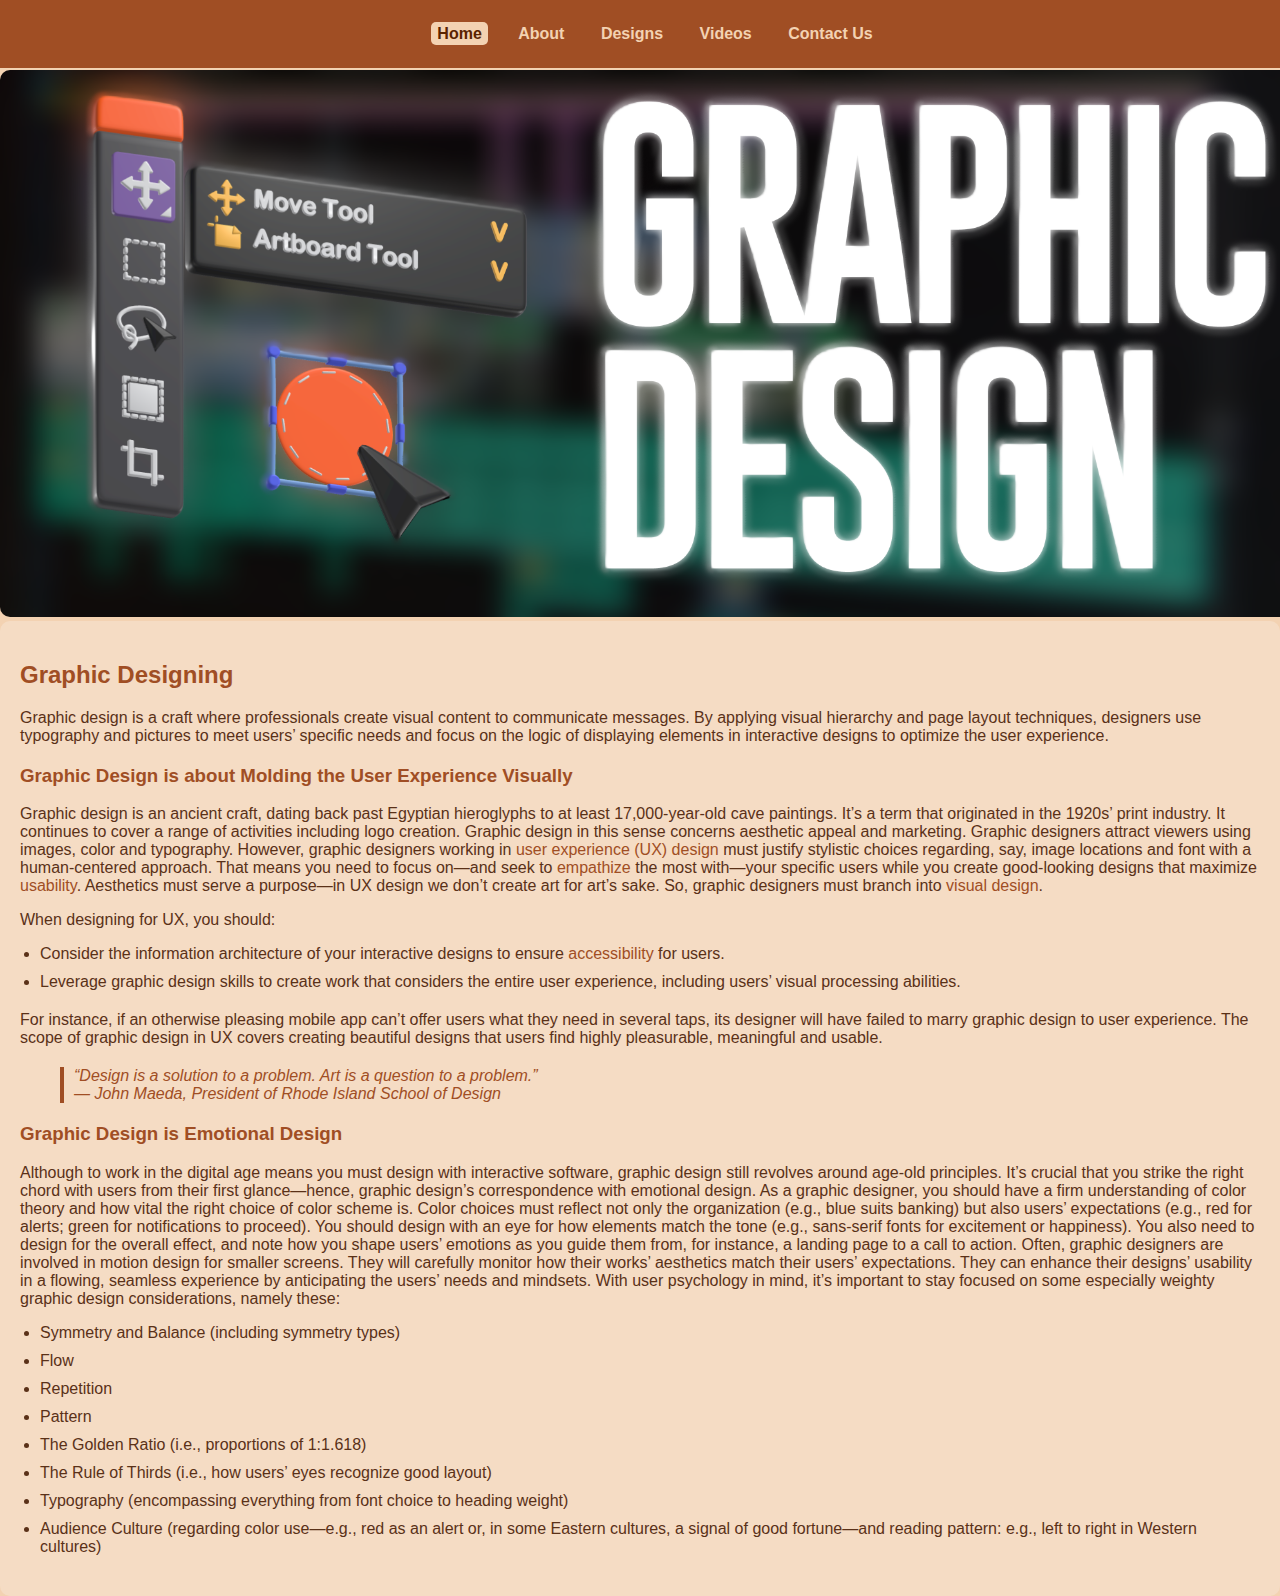
<file: Index.html>
<!DOCTYPE html>
<html lang="en">
<head>
    <meta charset="UTF-8">
    <meta name="viewport" content="width=device-width, initial-scale=1.0">
    <title>Graphic Design</title>
    <link rel="stylesheet" href="style.css">
</head>
<body>
    <header>
        <nav>
            <ul>
                <li><a href="#home" class="active">Home</a></li>
                <li><a href="About.html">About</a></li>
                <li><a href="design.html">Designs</a></li>
                <li><a href="video.html">Videos</a></li>
                <li><a href="contact.html">Contact Us</a></li>
            </ul>
        </nav>
    </header>
    <div id="home"></div>
    <section class="hero">
        <img src="home.png" alt="Logo Design">
    </section>

    <section class="content">
        <h2>Graphic Designing</h2>
        <p>Graphic design is a craft where professionals create visual content to communicate messages. By applying visual hierarchy and page layout techniques, designers use typography and pictures to meet users’ specific needs and focus on the logic of displaying elements in interactive designs to optimize the user experience.</p>

        <h3>Graphic Design is about Molding the User Experience Visually</h3>
        <p>Graphic design is an ancient craft, dating back past Egyptian hieroglyphs to at least 17,000-year-old cave paintings. It’s a term that originated in the 1920s’ print industry. It continues to cover a range of activities including logo creation. Graphic design in this sense concerns aesthetic appeal and marketing. Graphic designers attract viewers using images, color and typography. However, graphic designers working in <a href="#">user experience (UX) design</a> must justify stylistic choices regarding, say, image locations and font with a human-centered approach. That means you need to focus on—and seek to <a href="#">empathize</a> the most with—your specific users while you create good-looking designs that maximize <a href="#">usability</a>. Aesthetics must serve a purpose—in UX design we don’t create art for art’s sake. So, graphic designers must branch into <a href="#">visual design</a>.</p>
        <p>When designing for UX, you should:</p>
        <ul>
            <li>Consider the information architecture of your interactive designs to ensure <a href="#">accessibility</a> for users.</li>
            <li>Leverage graphic design skills to create work that considers the entire user experience, including users’ visual processing abilities.</li>
        </ul>
        <p>For instance, if an otherwise pleasing mobile app can’t offer users what they need in several taps, its designer will have failed to marry graphic design to user experience. The scope of graphic design in UX covers creating beautiful designs that users find highly pleasurable, meaningful and usable.</p>

        <blockquote>
            “Design is a solution to a problem. Art is a question to a problem.”
            <br>— John Maeda, President of Rhode Island School of Design
        </blockquote>

        <h3>Graphic Design is Emotional Design</h3>
        <p>Although to work in the digital age means you must design with interactive software, graphic design still revolves around age-old principles. It’s crucial that you strike the right chord with users from their first glance—hence, graphic design’s correspondence with emotional design. As a graphic designer, you should have a firm understanding of color theory and how vital the right choice of color scheme is. Color choices must reflect not only the organization (e.g., blue suits banking) but also users’ expectations (e.g., red for alerts; green for notifications to proceed). You should design with an eye for how elements match the tone (e.g., sans-serif fonts for excitement or happiness). You also need to design for the overall effect, and note how you shape users’ emotions as you guide them from, for instance, a landing page to a call to action. Often, graphic designers are involved in motion design for smaller screens. They will carefully monitor how their works’ aesthetics match their users’ expectations. They can enhance their designs’ usability in a flowing, seamless experience by anticipating the users’ needs and mindsets. With user psychology in mind, it’s important to stay focused on some especially weighty graphic design considerations, namely these:</p>
            <ul>
                <li>Symmetry and Balance (including symmetry types)</li>
                <li>Flow</li>
                <li>Repetition</li>
                <li>Pattern</li>
                <li>The Golden Ratio (i.e., proportions of 1:1.618)</li>
                <li>The Rule of Thirds (i.e., how users’ eyes recognize good layout)</li>
                <li>Typography (encompassing everything from font choice to heading weight)</li>
                <li>Audience Culture (regarding color use—e.g., red as an alert or, in some Eastern cultures, a signal of good fortune—and reading pattern: e.g., left to right in Western cultures)</li>
            </ul>
    </section>
</body>
</html>
</file>
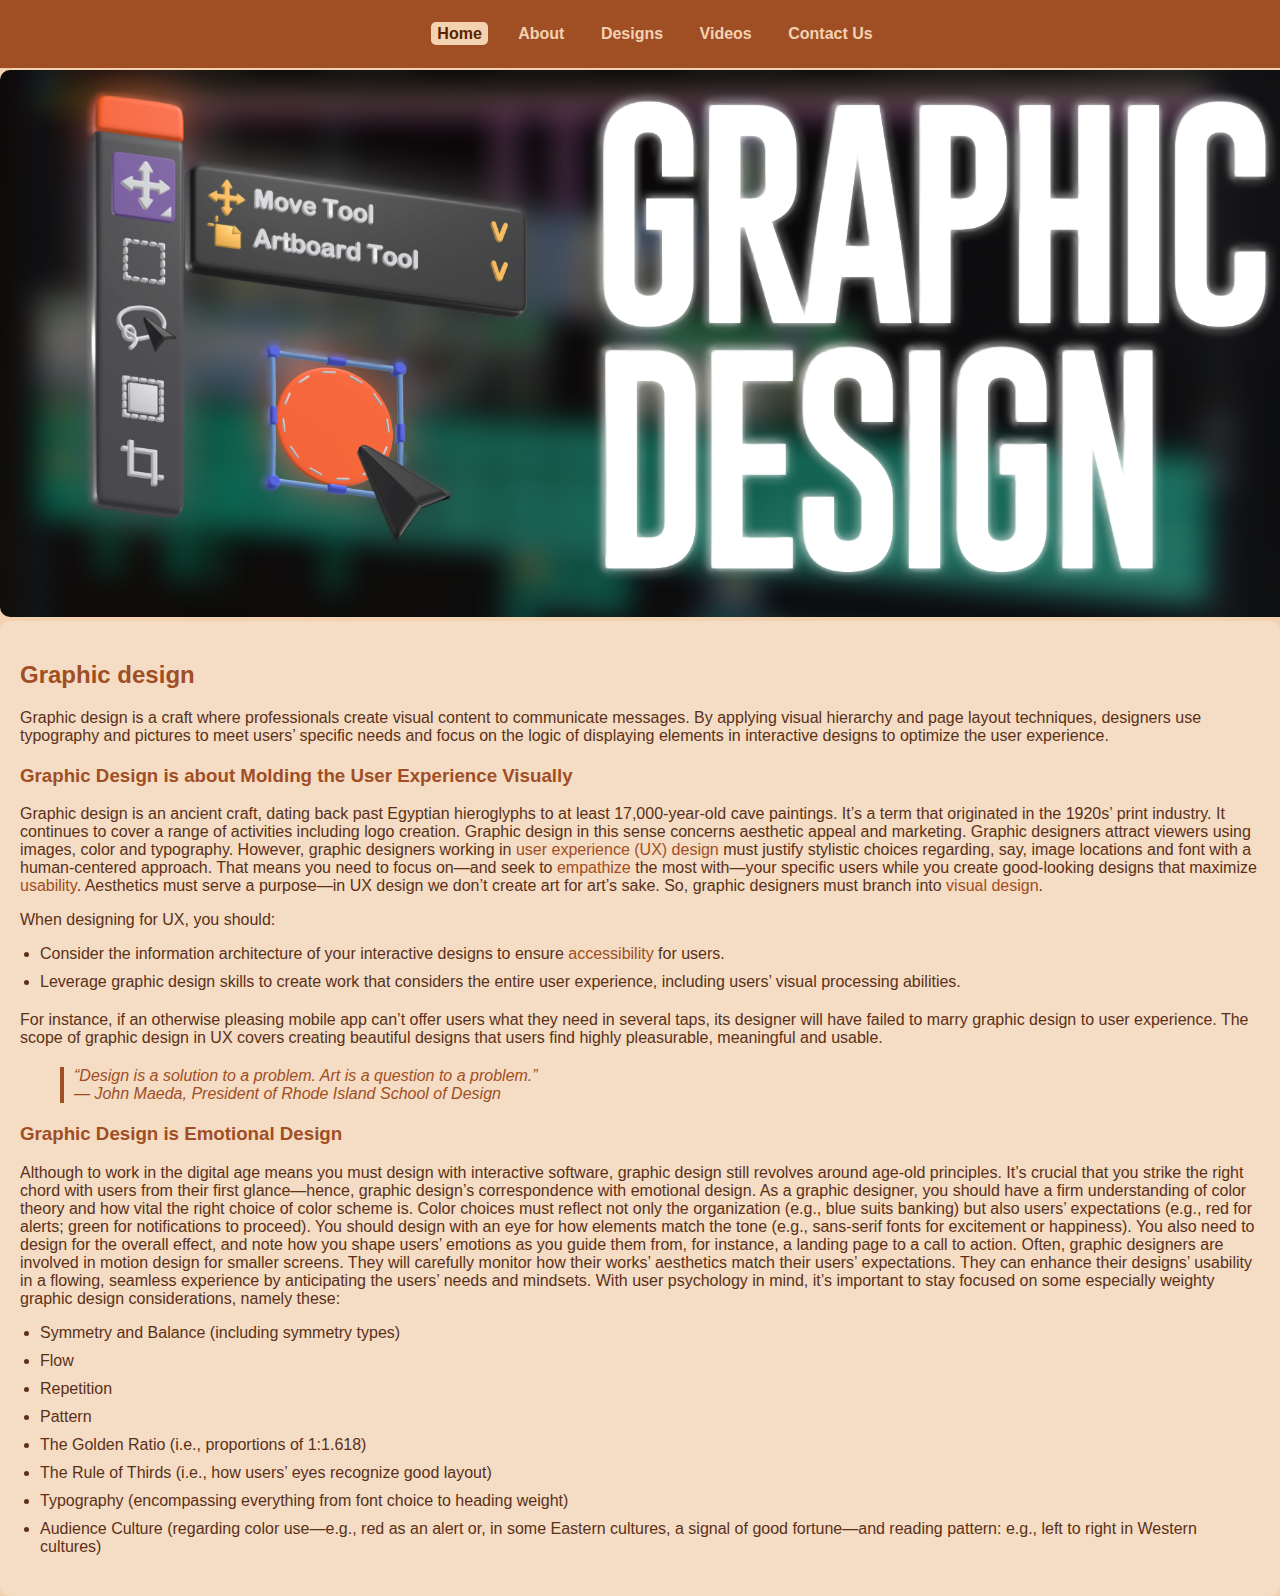
<file: index.html>
<!DOCTYPE html>
<html lang="en">
<head>
    <meta charset="UTF-8">
    <meta name="viewport" content="width=device-width, initial-scale=1.0">
    <title>Graphic Design</title>
    <link rel="stylesheet" href="style.css">
    <link rel="shortcut icon" href="KreatiFlex.png" type="image/x-icon">
</head>
<body>
    <header>
        <nav>
            <ul>
                <li><a href="#home" class="active">Home</a></li>
                <li><a href="About.html">About</a></li>
                <li><a href="design.html">Designs</a></li>
                <li><a href="video.html">Videos</a></li>
                <li><a href="contact.html">Contact Us</a></li>
            </ul>
        </nav>
    </header>
    <div id="home"></div>
    <section class="hero">
        <img src="home.png" alt="Logo Design">
    </section>

    <section class="content">
        <h2>Graphic <span>design</span></h2>
        <p>Graphic design is a craft where professionals create visual content to communicate messages. By applying visual hierarchy and page layout techniques, designers use typography and pictures to meet users’ specific needs and focus on the logic of displaying elements in interactive designs to optimize the user experience.</p>

        <h3>Graphic Design is about Molding the User Experience Visually</h3>
        <p>Graphic design is an ancient craft, dating back past Egyptian hieroglyphs to at least 17,000-year-old cave paintings. It’s a term that originated in the 1920s’ print industry. It continues to cover a range of activities including logo creation. Graphic design in this sense concerns aesthetic appeal and marketing. Graphic designers attract viewers using images, color and typography. However, graphic designers working in <a href="#">user experience (UX) design</a> must justify stylistic choices regarding, say, image locations and font with a human-centered approach. That means you need to focus on—and seek to <a href="#">empathize</a> the most with—your specific users while you create good-looking designs that maximize <a href="#">usability</a>. Aesthetics must serve a purpose—in UX design we don’t create art for art’s sake. So, graphic designers must branch into <a href="#">visual design</a>.</p>
        <p>When designing for UX, you should:</p>
        <ul>
            <li>Consider the information architecture of your interactive designs to ensure <a href="#">accessibility</a> for users.</li>
            <li>Leverage graphic design skills to create work that considers the entire user experience, including users’ visual processing abilities.</li>
        </ul>
        <p>For instance, if an otherwise pleasing mobile app can’t offer users what they need in several taps, its designer will have failed to marry graphic design to user experience. The scope of graphic design in UX covers creating beautiful designs that users find highly pleasurable, meaningful and usable.</p>

        <blockquote>
            “Design is a solution to a problem. Art is a question to a problem.”
            <br>— John Maeda, President of Rhode Island School of Design
        </blockquote>

        <h3>Graphic Design is Emotional Design</h3>
        <p>Although to work in the digital age means you must design with interactive software, graphic design still revolves around age-old principles. It’s crucial that you strike the right chord with users from their first glance—hence, graphic design’s correspondence with emotional design. As a graphic designer, you should have a firm understanding of color theory and how vital the right choice of color scheme is. Color choices must reflect not only the organization (e.g., blue suits banking) but also users’ expectations (e.g., red for alerts; green for notifications to proceed). You should design with an eye for how elements match the tone (e.g., sans-serif fonts for excitement or happiness). You also need to design for the overall effect, and note how you shape users’ emotions as you guide them from, for instance, a landing page to a call to action. Often, graphic designers are involved in motion design for smaller screens. They will carefully monitor how their works’ aesthetics match their users’ expectations. They can enhance their designs’ usability in a flowing, seamless experience by anticipating the users’ needs and mindsets. With user psychology in mind, it’s important to stay focused on some especially weighty graphic design considerations, namely these:</p>
            <ul>
                <li>Symmetry and Balance (including symmetry types)</li>
                <li>Flow</li>
                <li>Repetition</li>
                <li>Pattern</li>
                <li>The Golden Ratio (i.e., proportions of 1:1.618)</li>
                <li>The Rule of Thirds (i.e., how users’ eyes recognize good layout)</li>
                <li>Typography (encompassing everything from font choice to heading weight)</li>
                <li>Audience Culture (regarding color use—e.g., red as an alert or, in some Eastern cultures, a signal of good fortune—and reading pattern: e.g., left to right in Western cultures)</li>
            </ul>
    </section>
</body>
</html>
</file>
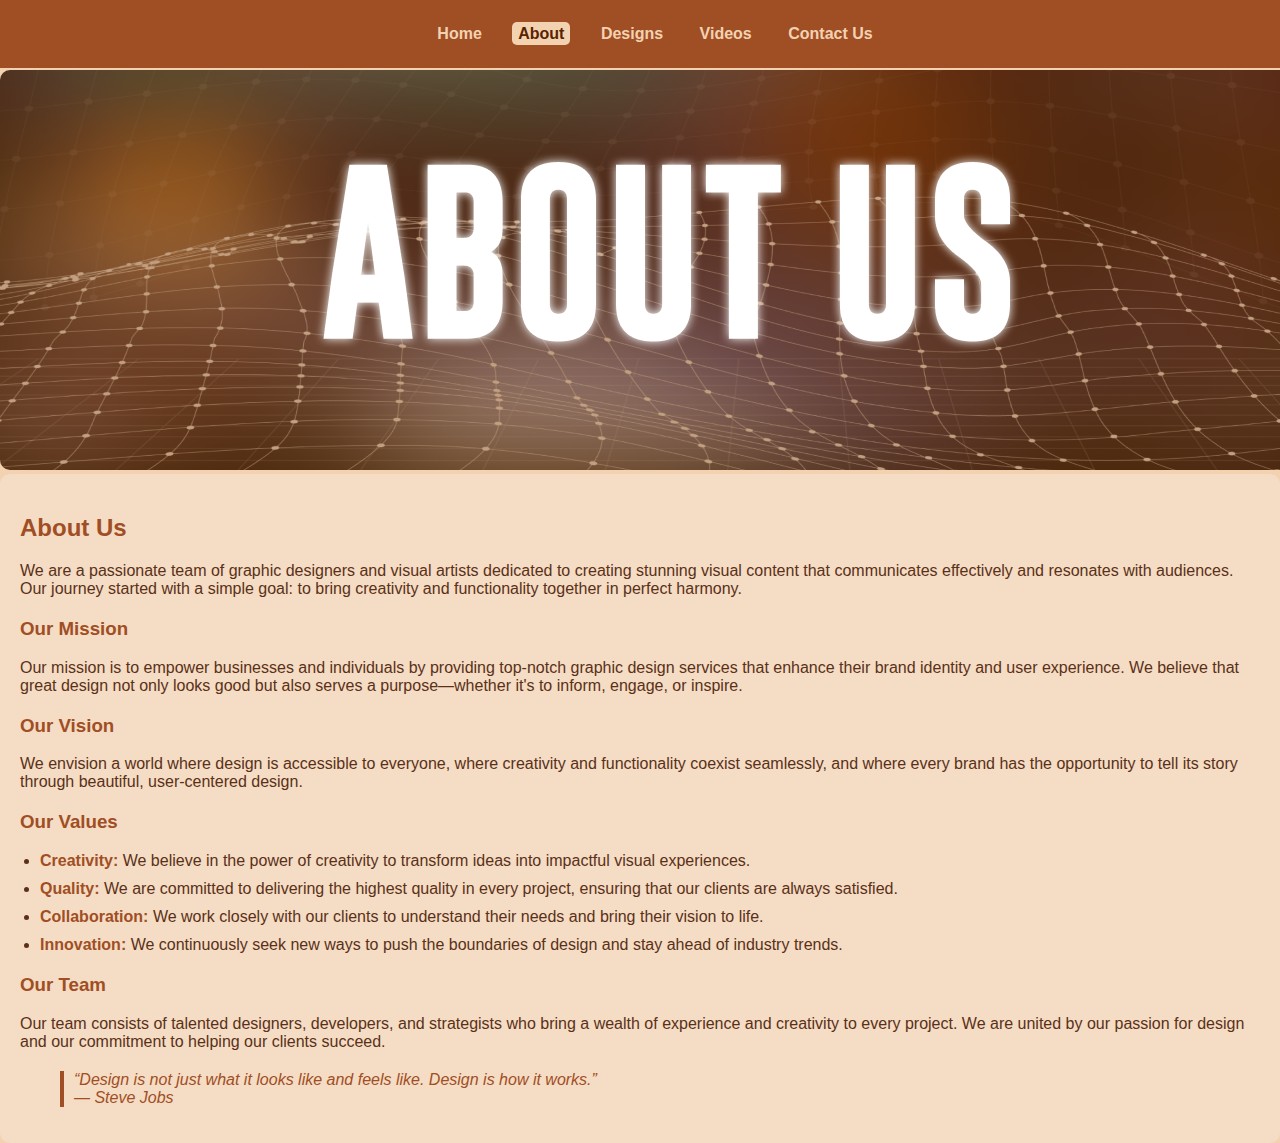
<file: About.html>
<!DOCTYPE html>
<html lang="en">
<head>
    <meta charset="UTF-8">
    <meta name="viewport" content="width=device-width, initial-scale=1.0">
    <title>About Us</title>
    <link rel="stylesheet" href="style.css">
    <link rel="shortcut icon" href="KreatiFlex.png" type="image/x-icon">
</head>
<body>
    <header>
        <nav>
            <ul>
                <li><a href="index.html">Home</a></li>
                <li><a href="#about" class="active">About</a></li>
                <li><a href="design.html">Designs</a></li>
                <li><a href="video.html">Videos</a></li>
                <li><a href="contact.html">Contact Us</a></li>
            </ul>
        </nav>
    </header>
    <div id="about"></div>
    <section class="hero">
        <img src="ABOUT.png" alt="About Us Banner">
    </section>

    <section class="content">
        <h2>About Us</h2>
        <p>We are a passionate team of graphic designers and visual artists dedicated to creating stunning visual content that communicates effectively and resonates with audiences. Our journey started with a simple goal: to bring creativity and functionality together in perfect harmony.</p>

        <h3>Our Mission</h3>
        <p>Our mission is to empower businesses and individuals by providing top-notch graphic design services that enhance their brand identity and user experience. We believe that great design not only looks good but also serves a purpose—whether it's to inform, engage, or inspire.</p>

        <h3>Our Vision</h3>
        <p>We envision a world where design is accessible to everyone, where creativity and functionality coexist seamlessly, and where every brand has the opportunity to tell its story through beautiful, user-centered design.</p>

        <h3>Our Values</h3>
        <ul>
            <li><strong>Creativity:</strong> We believe in the power of creativity to transform ideas into impactful visual experiences.</li>
            <li><strong>Quality:</strong> We are committed to delivering the highest quality in every project, ensuring that our clients are always satisfied.</li>
            <li><strong>Collaboration:</strong> We work closely with our clients to understand their needs and bring their vision to life.</li>
            <li><strong>Innovation:</strong> We continuously seek new ways to push the boundaries of design and stay ahead of industry trends.</li>
        </ul>

        <h3>Our Team</h3>
        <p>Our team consists of talented designers, developers, and strategists who bring a wealth of experience and creativity to every project. We are united by our passion for design and our commitment to helping our clients succeed.</p>
        
        <blockquote>
            “Design is not just what it looks like and feels like. Design is how it works.”
            <br>— Steve Jobs
        </blockquote>
    </section>
</body>
</html>
</file>
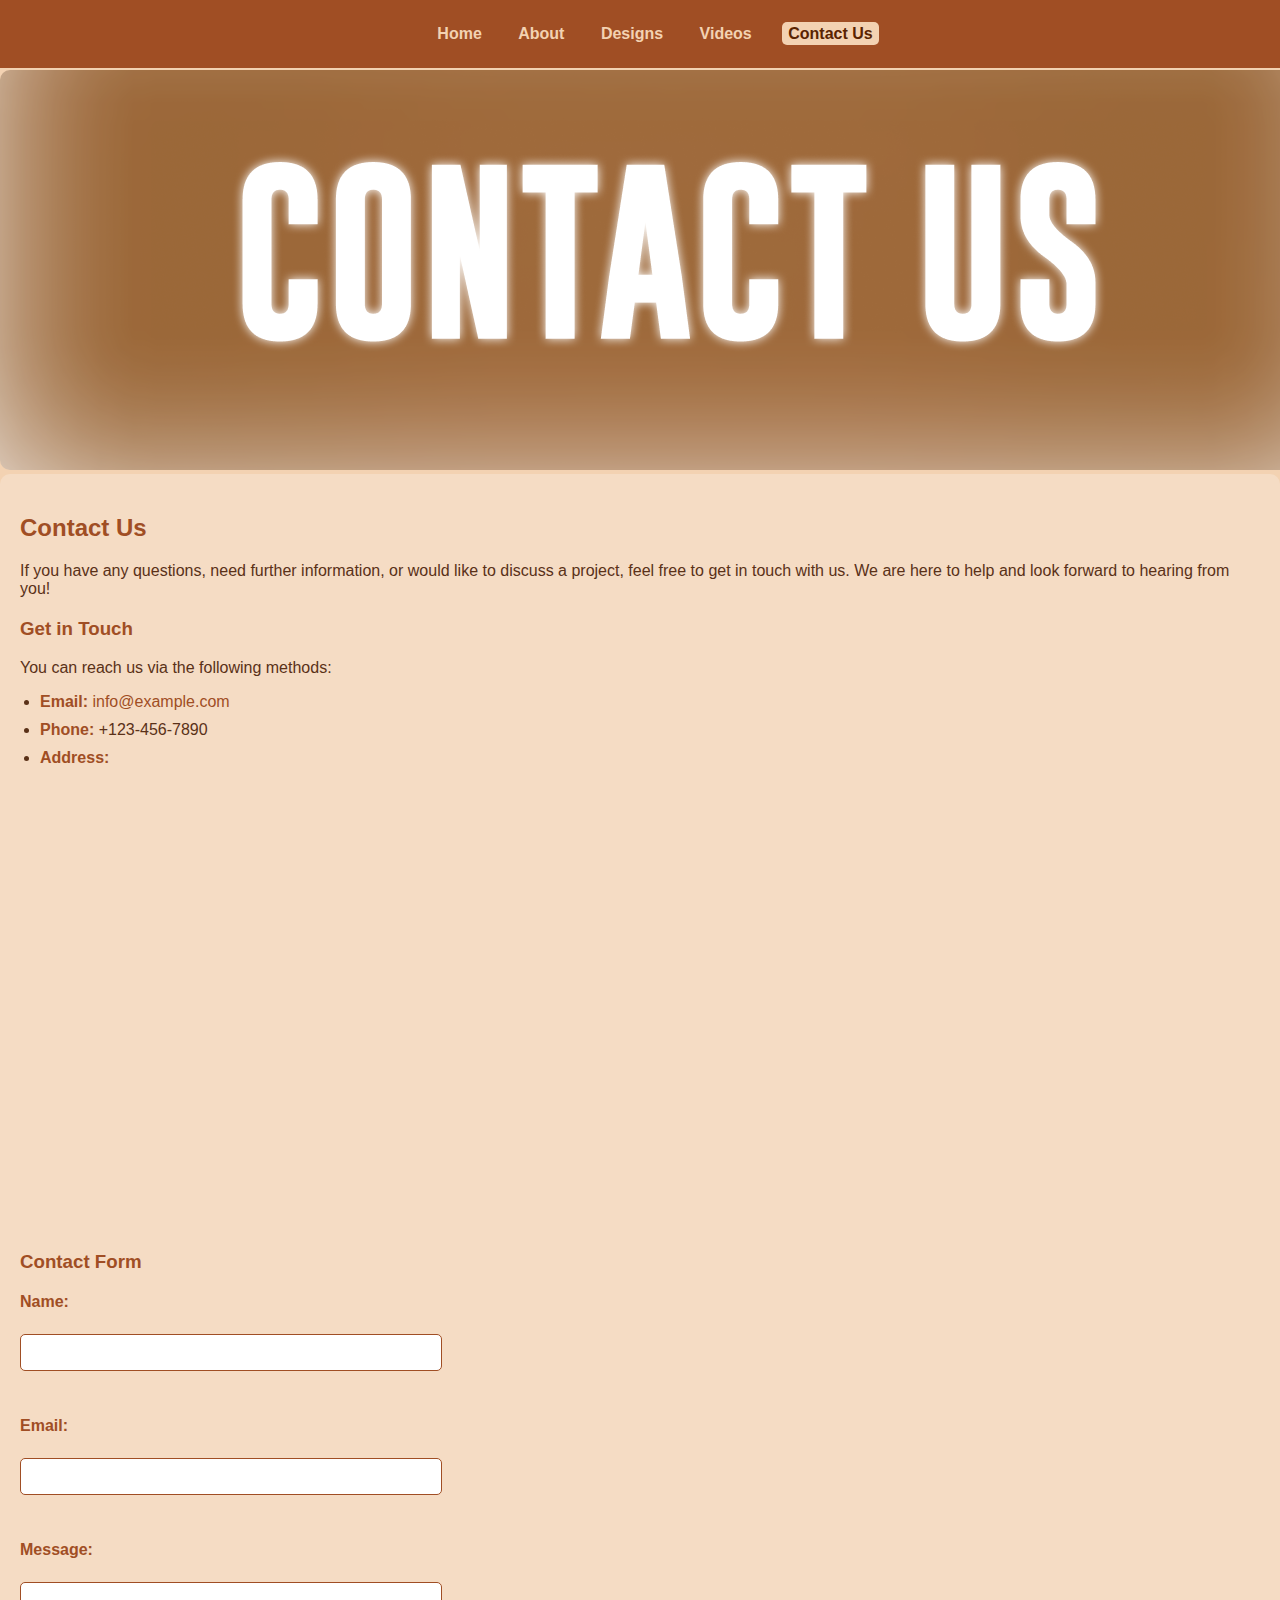
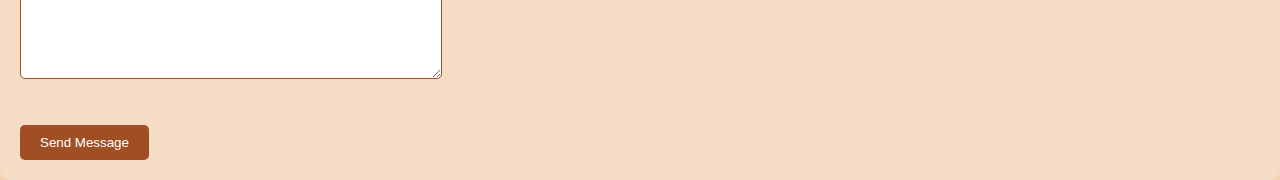
<file: contact.html>
<!DOCTYPE html>
<html lang="en">
<head>
    <meta charset="UTF-8">
    <meta name="viewport" content="width=device-width, initial-scale=1.0">
    <title>Contact Us</title>
    <link rel="stylesheet" href="style.css">
    <link rel="shortcut icon" href="KreatiFlex.png" type="image/x-icon">
</head>
<body>
    <header>
        <nav>
            <ul>
                <li><a href="index.html">Home</a></li>
                <li><a href="About.html">About</a></li>
                <li><a href="design.html">Designs</a></li>
                <li><a href="video.html">Videos</a></li>
                <li><a href="#contact" class="active">Contact Us</a></li>
            </ul>
        </nav>
    </header>
    <div id="contact"></div>
    <section class="hero">
        <img src="CONTACT.png" alt="Contact Us Banner">
    </section>

    <section class="content">
        <h2>Contact Us</h2>
        <p>If you have any questions, need further information, or would like to discuss a project, feel free to get in touch with us. We are here to help and look forward to hearing from you!</p>

        <h3>Get in Touch</h3>
        <p>You can reach us via the following methods:</p>
        
        <ul>
            <li><strong>Email:</strong> <a href="mailto:info@example.com">info@example.com</a></li>
            <li><strong>Phone:</strong> +123-456-7890</li>
            <li><strong>Address:</strong></li>
            <iframe src="https://www.google.com/maps/embed?pb=!1m18!1m12!1m3!1d113579.63882829997!2d77.89761130245914!3d27.176303143150303!2m3!1f0!2f0!3f0!3m2!1i1024!2i768!4f13.1!3m3!1m2!1s0x39740d857c2f41d9%3A0x784aef38a9523b42!2sAgra%2C%20Uttar%20Pradesh!5e0!3m2!1sen!2sin!4v1724745234696!5m2!1sen!2sin" width="600" height="450" style="border:0;" allowfullscreen="false" loading="lazy" referrerpolicy="no-referrer-when-downgrade"></iframe>
        </ul>

        <h3>Contact Form</h3>
        <form action="#" method="post">
            <label for="name">Name:</label><br>
            <input type="text" id="name" name="name" required><br><br>

            <label for="email">Email:</label><br>
            <input type="email" id="email" name="email" required><br><br>

            <label for="message">Message:</label><br>
            <textarea id="message" name="message" rows="5" required></textarea><br><br>

            <button type="submit">Send Message</button>
        </form>
    </section>
</body>
</html>
</file>
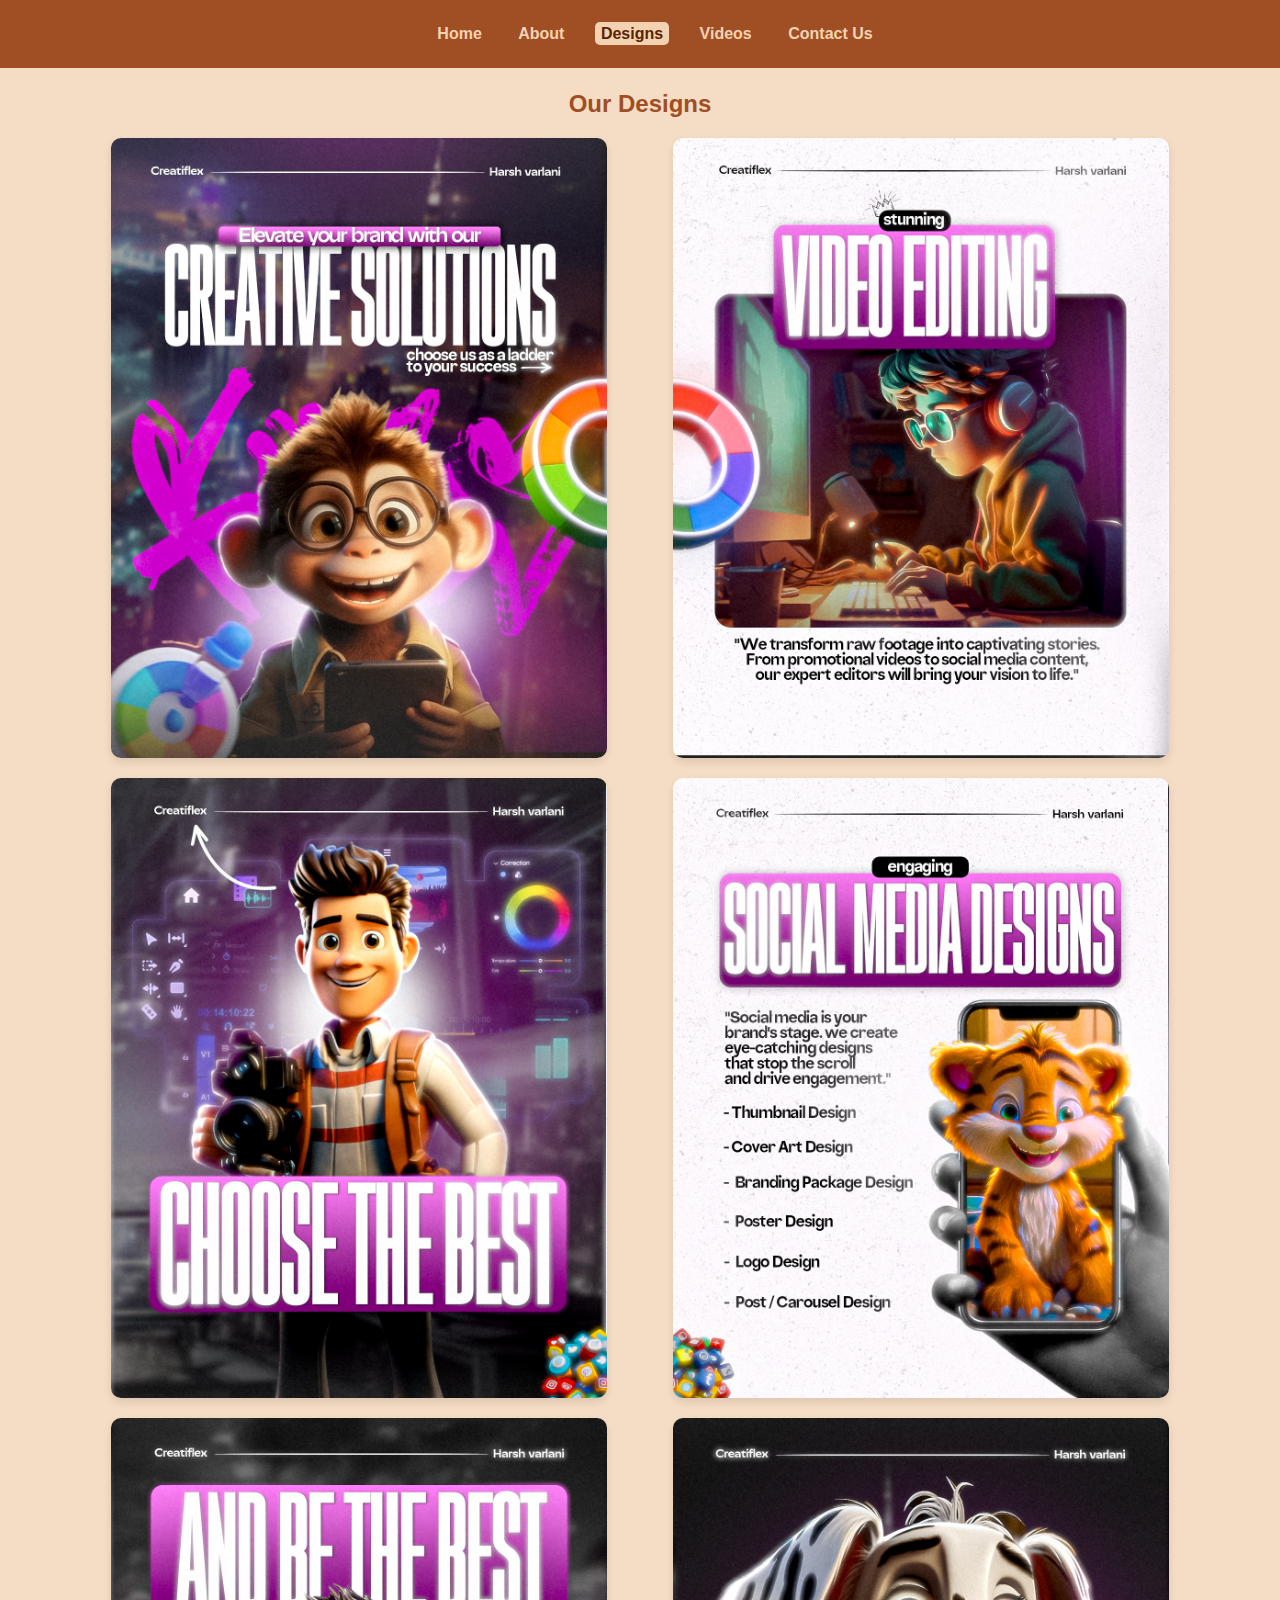
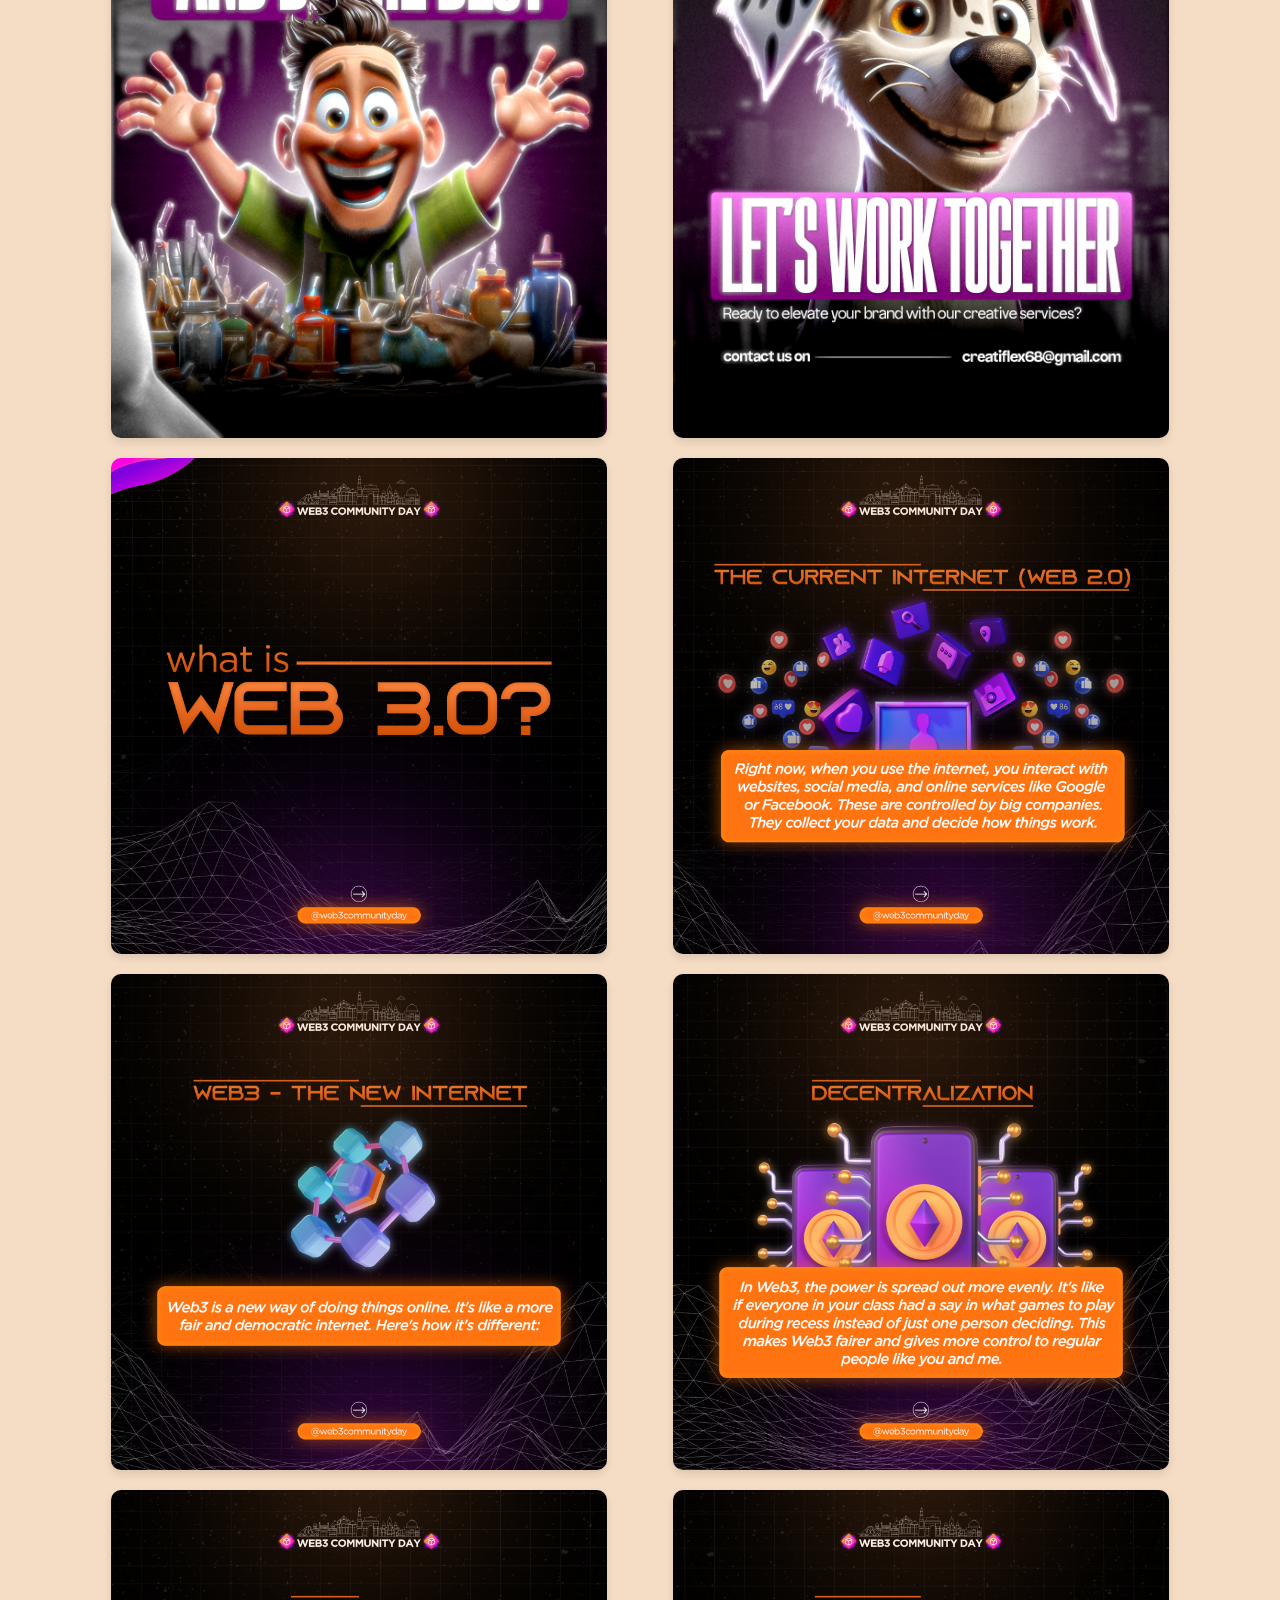
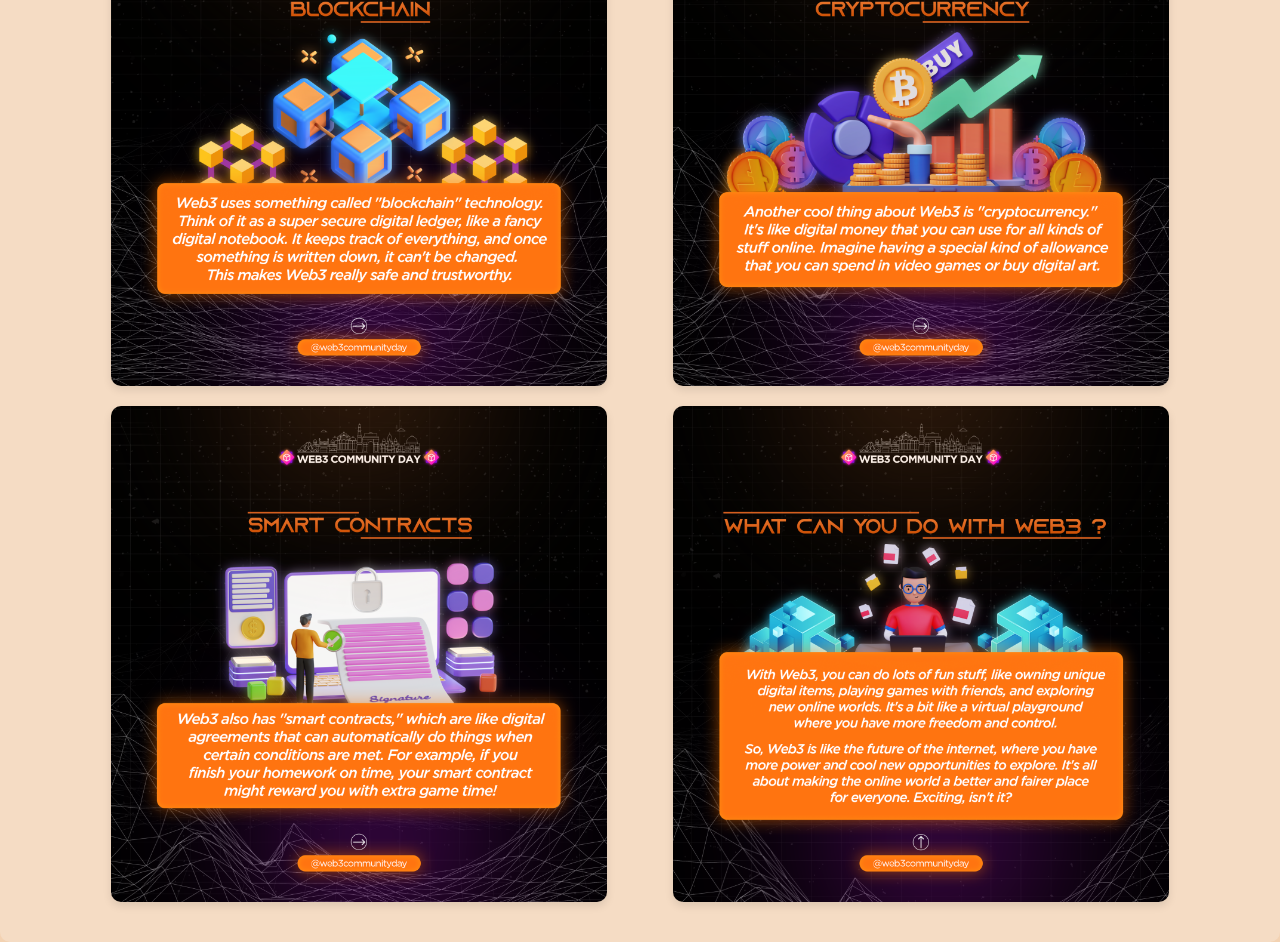
<file: design.html>
<!DOCTYPE html>
<html lang="en">
<head>
    <meta charset="UTF-8">
    <meta name="viewport" content="width=device-width, initial-scale=1.0">
    <title>Designs</title>
    <link rel="stylesheet" href="style.css">
    <link rel="shortcut icon" href="KreatiFlex.png" type="image/x-icon">
</head>
<body>
    <header>
        <nav>
            <ul>
                <li><a href="index.html">Home</a></li>
                <li><a href="About.html">About</a></li>
                <li><a href="design.html" class="active">Designs</a></li>
                <li><a href="video.html">Videos</a></li>
                <li><a href="contact.html">Contact Us</a></li>
            </ul>
        </nav>
    </header>

    <section class="gallery">
        <h2>Our Designs</h2>
        <div class="image-row">
            <img src="designs/1.jpg" alt="Design 1">
            <img src="designs/2.jpg" alt="Design 2">
        </div>
        <div class="image-row">
            <img src="designs/3.jpg" alt="Design 3">
            <img src="designs/4.jpg" alt="Design 4">
        </div>
        <div class="image-row">
            <img src="designs/5.jpg" alt="Design 5">
            <img src="designs/6.jpg" alt="Design 6">
        </div>
        <div class="image-row">
            <img src="designs/7.png" alt="Design 7">
            <img src="designs/8.png" alt="Design 8">
        </div>
        <div class="image-row">
            <img src="designs/9.png" alt="Design 9">
            <img src="designs/10.png" alt="Design 10">
        </div>
        <div class="image-row">
            <img src="designs/11.png" alt="Design 11">
            <img src="designs/12.png" alt="Design 12">
        </div>
        <div class="image-row">
            <img src="designs/13.png" alt="Design 13">
            <img src="designs/14.png" alt="Design 14">
        </div>
    </section>
</body>
</html>
</file>
<file: style.css>
body {
    margin: 0;
    font-family: Arial, sans-serif;
    background-color: #f3d2b2;
    color: #5a3118;
}

header {
    background-color: #a04e24;
    padding: 25px;
    position: fixed;
    /* margin-bottom: 50px; */
    width: 100vw;
    /* border-radius: 0px 0PX 20px 20px; */
    z-index: 2;
    
}

nav ul {
    list-style: none;
    padding: 0;
    margin: 0;
    text-align: center;
}

nav ul li {
    display: inline;
    margin-right: 20px;
}

nav ul li a {
    text-decoration: none;
    color: #f3d2b2;
    font-weight: bold;
    padding: 3px 6px;
    border-radius: 5px;
    
}
nav ul li a:hover{
    text-decoration: none;
    background-color: #f3d2b2;
    color: #5a2300;
}

nav ul li a.active{
    text-decoration: none;
    background-color: #f3d2b2;
    color: #5a2300;
}
.hero {
    text-align: center;
    /* margin: 20px 0; */
}

.hero img {
    /* height: 730px; */
    /* width: 100%; */
    /* height: auto; */
    object-fit: cover;
    margin-top: 70px;
    max-width: 1340px;
    border-radius: 10px;
}

.content {
    padding: 20px;
    max-width: 1300px;
    margin: 0 auto;
    background-color: #f5dcc4;
    border-radius: 10px;
}

h2, h3 {
    color: #a04e24;
}

ul {
    margin-top: 10px;
    margin-bottom: 20px;
    padding-left: 20px;
}

ul li {
    margin-bottom: 10px;
}

blockquote {
    font-style: italic;
    color: #a04e24;
    margin-top: 20px;
    border-left: 4px solid #a04e24;
    padding-left: 10px;
}

a {
    color: #a04e24;
    text-decoration: none;
}

a:hover {
    text-decoration: underline;
}

.content h2, .content h3 {
    color: #a04e24;
    margin-top: 20px;
}

ul {
    margin-top: 10px;
    margin-bottom: 20px;
    padding-left: 20px;
}

ul li {
    margin-bottom: 10px;
}

strong {
    color: #a04e24;
}

blockquote {
    font-style: italic;
    color: #a04e24;
    margin-top: 20px;
    border-left: 4px solid #a04e24;
    padding-left: 10px;
}



form {
    margin-top: 20px;
    display: block;
}

label {
    font-weight: bold;
    color: #a04e24;
    display: block;
    margin-bottom: 5px;
}

input[type="text"],
input[type="email"],
textarea {
    width: 400px;
    padding: 10px;
    margin-bottom: 10px;
    border: 1px solid #a04e24;
    border-radius: 5px;
    display: block;
}

button {
    background-color: #a04e24;
    color: #fff;
    padding: 10px 20px;
    border: none;
    border-radius: 5px;
    cursor: pointer;
    display: block;
}

button:hover {
    background-color: #872f19;
}

strong {
    color: #a04e24;
}



a {
    color: #a04e24;
    text-decoration: none;
}

a:hover {
    text-decoration: underline;
}

/* The CSS below should be added to your existing styles.css file */

.gallery {
    padding: 20px;
    max-width: 1320px;
    margin: 0 auto;
    background-color: #f5dcc4;
    border-radius: 10px;
}

.gallery h2 {
    text-align: center;
    color: #a04e24;
    margin-bottom: 20px;
    margin-top: 70px;
}

.image-row {
    margin-bottom: 20px;
    text-align: center;
    display: block;
}

.image-row img {
    width: 40%;
    margin: 0 2.5%;
    display: inline;
    vertical-align: top;
    border-radius: 10px;
    box-shadow: 0 4px 8px rgba(0, 0, 0, 0.1);
}



.video-gallery {
    padding: 20px;
    max-width: 1300px;
    margin: 0 auto;
    background-color: #f5dcc4;
    border-radius: 10px;
    
}

.video-gallery h2 {
    margin-top: 70px;
    text-align: center;
    color: #a04e24;
    margin-bottom: 20px;
}

.video-row {
    margin-bottom: 20px;
    text-align: center;
    display: block;
    z-index: -1;
}

.video-row video {
    width: 40%;
    margin: 0 2.5%;
    display: inline;
    vertical-align: top;
    border-radius: 10px;
    box-shadow: 0 4px 8px rgba(0, 0, 0, 0.1);
    z-index: -1;
}
</file>
